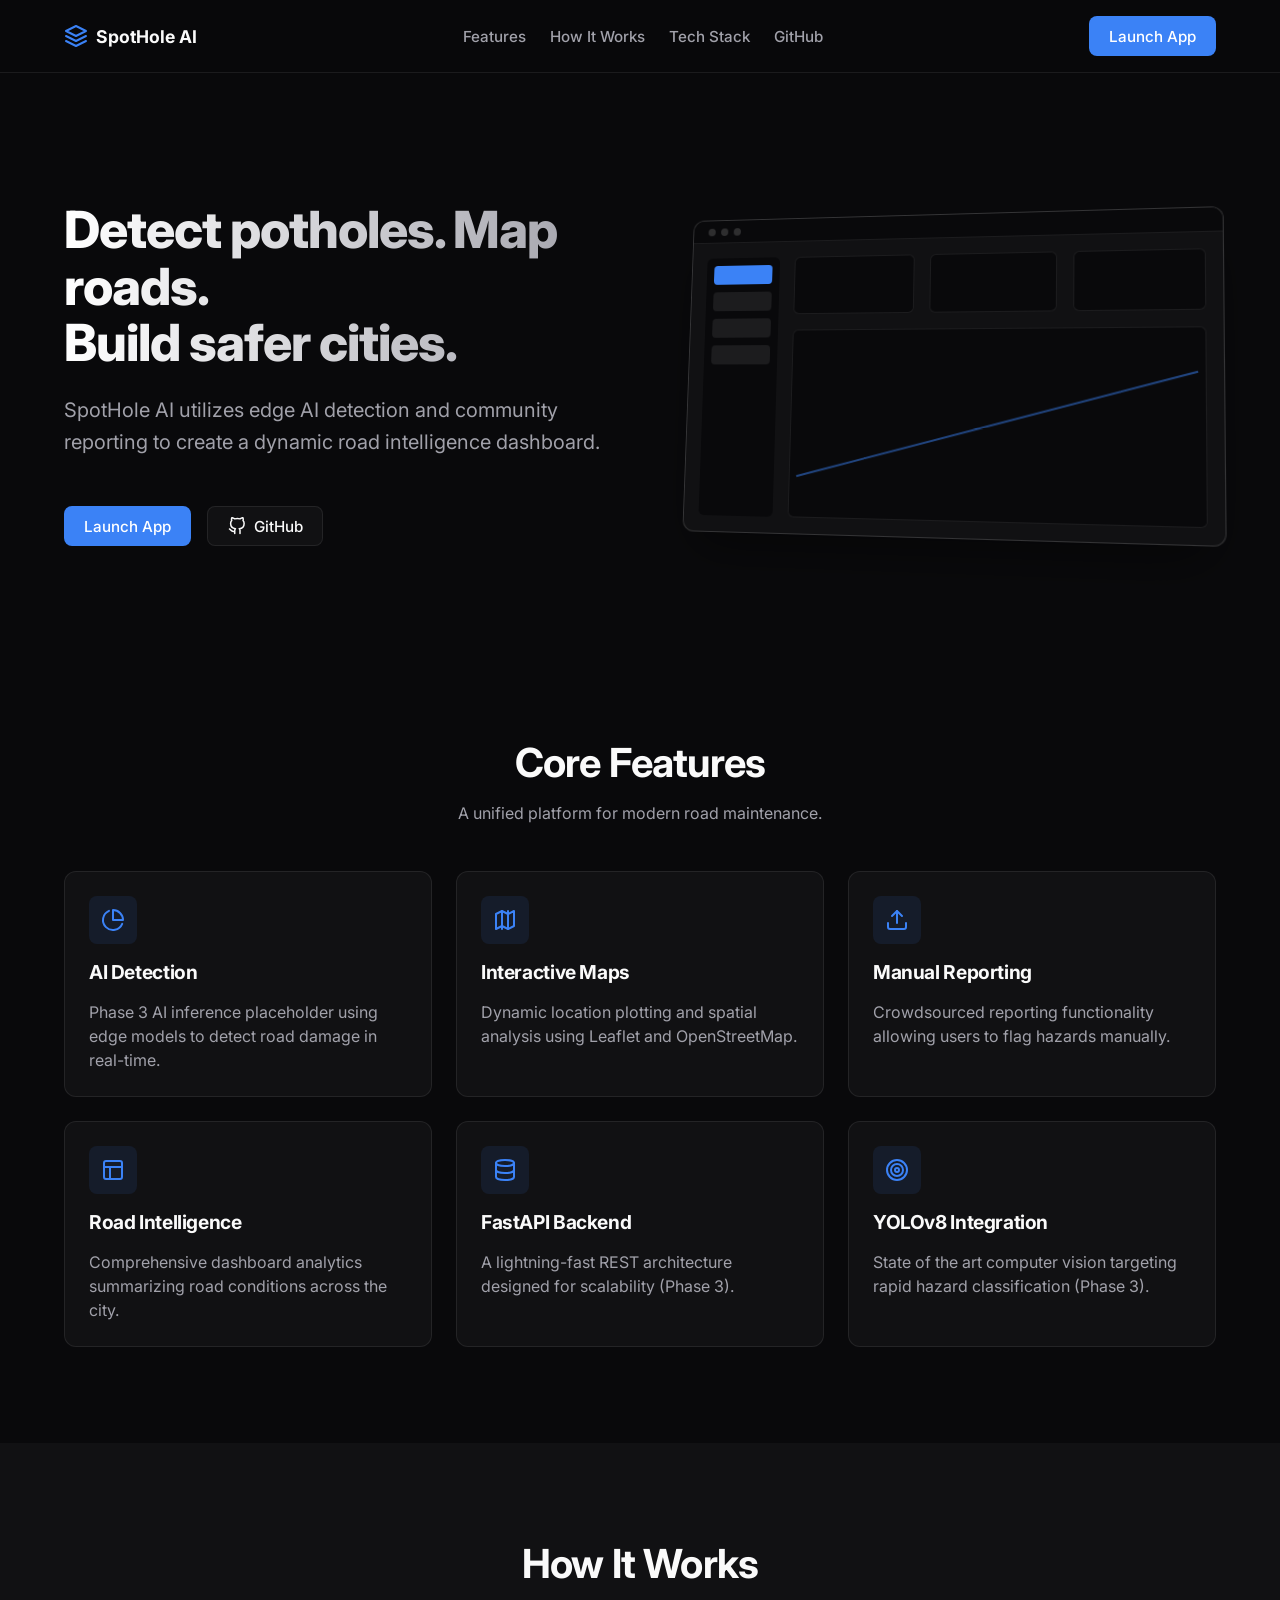
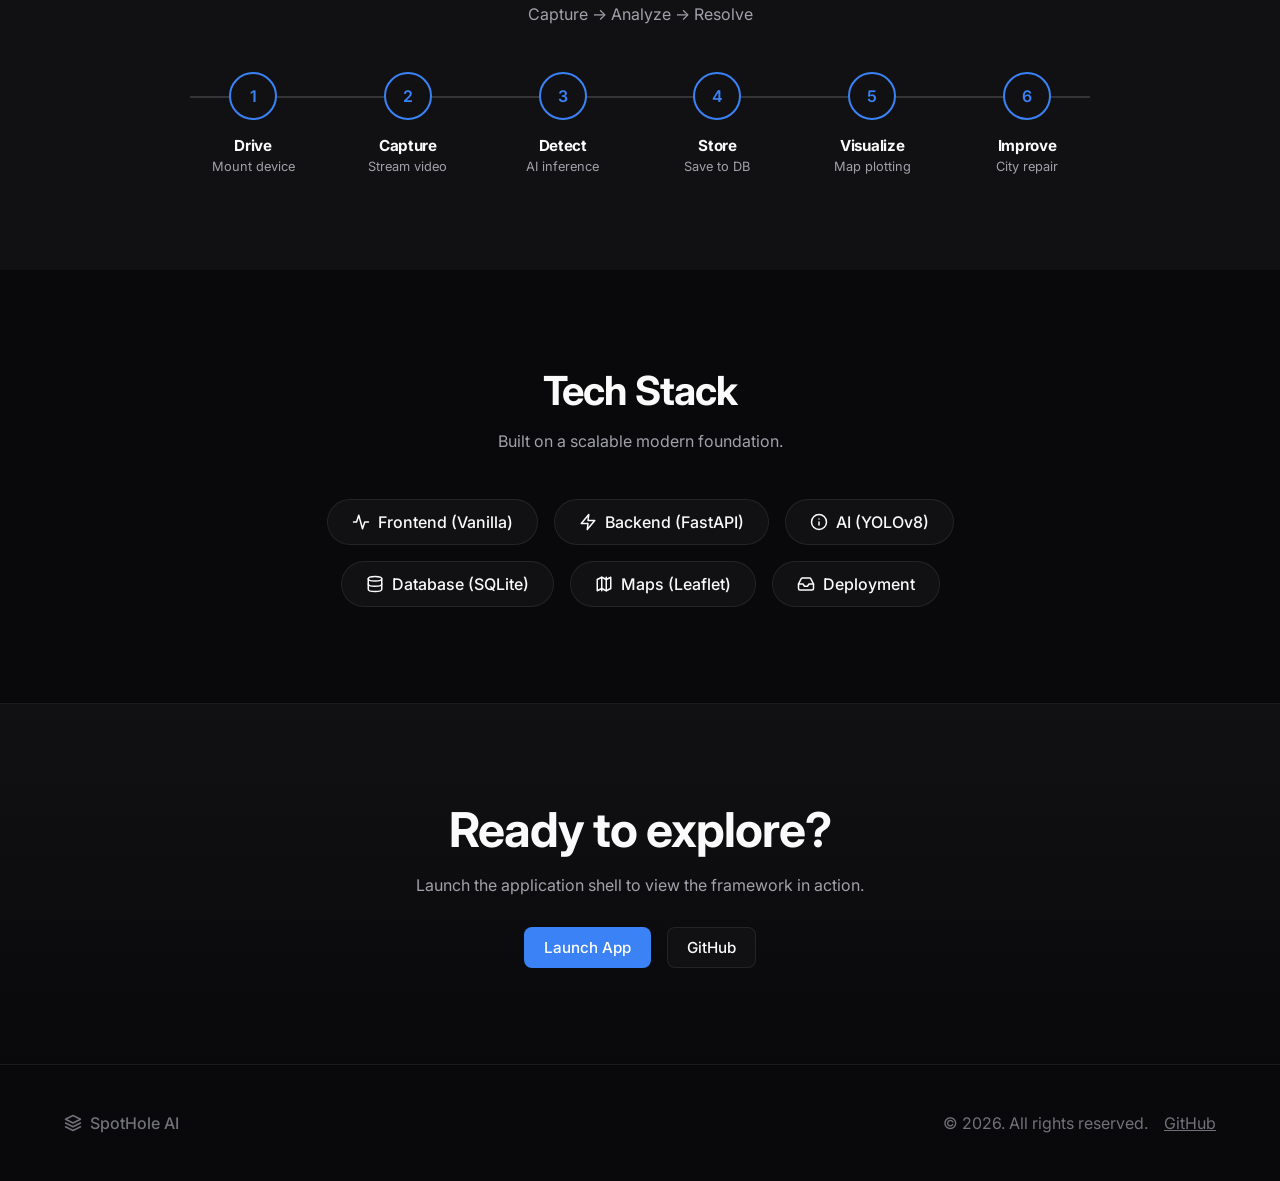
<file: frontend/index.html>
<!DOCTYPE html>
<html lang="en">
<head>
  <meta charset="UTF-8" />
  <meta name="viewport" content="width=device-width, initial-scale=1.0" />
  <title>SpotHole AI | Road Intelligence Platform</title>
  
  <link rel="preconnect" href="https://fonts.googleapis.com">
  <link rel="preconnect" href="https://fonts.gstatic.com" crossorigin>
  <link href="https://fonts.googleapis.com/css2?family=Inter:wght@400;500;600;700;800&display=swap" rel="stylesheet">
  
  <link rel="stylesheet" href="./assets/css/base.css" />
  <link rel="stylesheet" href="./assets/css/landing.css" />
</head>
<body>
  
  <!-- Navbar -->
  <header class="site-header">
    <div class="container">
      <a href="index.html" class="brand">
        <svg width="24" height="24" viewBox="0 0 24 24" fill="none" stroke="currentColor" stroke-width="2" stroke-linecap="round" stroke-linejoin="round" style="color: var(--accent-primary);">
          <path d="M12 2L2 7l10 5 10-5-10-5zM2 17l10 5 10-5M2 12l10 5 10-5"/>
        </svg>
        <span style="font-weight: 700; font-size: 1.1rem; color: var(--text-primary);">SpotHole AI</span>
      </a>
      
      <button class="mobile-menu-btn" aria-label="Toggle menu">
        <svg width="24" height="24" viewBox="0 0 24 24" fill="none" stroke="currentColor" stroke-width="2" stroke-linecap="round" stroke-linejoin="round">
          <line x1="3" y1="12" x2="21" y2="12"></line>
          <line x1="3" y1="6" x2="21" y2="6"></line>
          <line x1="3" y1="18" x2="21" y2="18"></line>
        </svg>
      </button>

      <nav class="site-nav">
        <a href="#features">Features</a>
        <a href="#how-it-works">How It Works</a>
        <a href="#tech-stack">Tech Stack</a>
        <a href="https://github.com" target="_blank" rel="noopener noreferrer">GitHub</a>
      </nav>
      
      <div class="header-actions">
        <a href="app.html" class="btn btn-primary">Launch App</a>
      </div>
    </div>
  </header>

  <main>
    <!-- Hero Section -->
    <section class="hero">
      <div class="container hero-grid">
        <div class="hero-content">
          <h1>Detect potholes. Map roads.<br>Build safer cities.</h1>
          <p>SpotHole AI utilizes edge AI detection and community reporting to create a dynamic road intelligence dashboard.</p>
          <div class="hero-actions">
            <a href="app.html" class="btn btn-primary">Launch App</a>
            <a href="https://github.com" target="_blank" rel="noopener noreferrer" class="btn btn-secondary">
              <svg width="18" height="18" viewBox="0 0 24 24" fill="none" stroke="currentColor" stroke-width="2" stroke-linecap="round" stroke-linejoin="round">
                <path d="M9 19c-5 1.5-5-2.5-7-3m14 6v-3.87a3.37 3.37 0 0 0-.94-2.61c3.14-.35 6.44-1.54 6.44-7A5.44 5.44 0 0 0 20 4.77 5.07 5.07 0 0 0 19.91 1S18.73.65 16 2.48a13.38 13.38 0 0 0-7 0C6.27.65 5.09 1 5.09 1A5.07 5.07 0 0 0 5 4.77a5.44 5.44 0 0 0-1.5 3.78c0 5.42 3.3 6.61 6.44 7A3.37 3.37 0 0 0 9 18.13V22"></path>
              </svg>
              GitHub
            </a>
          </div>
        </div>
        
        <!-- Premium Product Mockup -->
        <div class="mockup-wrapper">
          <div class="mockup-window">
            <div class="mockup-header">
              <span class="mockup-dot"></span>
              <span class="mockup-dot"></span>
              <span class="mockup-dot"></span>
            </div>
            <div class="mockup-body">
              <div class="mockup-sidebar">
                <div class="mockup-sidebar-item" style="background-color: var(--accent-primary);"></div>
                <div class="mockup-sidebar-item"></div>
                <div class="mockup-sidebar-item"></div>
                <div class="mockup-sidebar-item"></div>
              </div>
              <div class="mockup-content">
                <div class="mockup-card-row">
                  <div class="mockup-card"></div>
                  <div class="mockup-card"></div>
                  <div class="mockup-card"></div>
                </div>
                <div class="mockup-main-area">
                  <div class="mockup-map-line"></div>
                </div>
              </div>
            </div>
          </div>
        </div>
      </div>
    </section>

    <!-- Features Section -->
    <section id="features" class="section">
      <div class="container">
        <div class="section-header">
          <h2>Core Features</h2>
          <p class="text-secondary">A unified platform for modern road maintenance.</p>
        </div>
        
        <div class="grid features-grid">
          <article class="card feature-card">
            <div class="feature-icon">
              <svg width="24" height="24" viewBox="0 0 24 24" fill="none" stroke="currentColor" stroke-width="2" stroke-linecap="round" stroke-linejoin="round"><path d="M21.21 15.89A10 10 0 1 1 8 2.83"></path><path d="M22 12A10 10 0 0 0 12 2v10z"></path></svg>
            </div>
            <h3>AI Detection</h3>
            <p>Phase 3 AI inference placeholder using edge models to detect road damage in real-time.</p>
          </article>
          
          <article class="card feature-card">
            <div class="feature-icon">
              <svg width="24" height="24" viewBox="0 0 24 24" fill="none" stroke="currentColor" stroke-width="2" stroke-linecap="round" stroke-linejoin="round"><polygon points="3 6 9 3 15 6 21 3 21 18 15 21 9 18 3 21"></polygon><line x1="9" y1="3" x2="9" y2="21"></line><line x1="15" y1="3" x2="15" y2="21"></line></svg>
            </div>
            <h3>Interactive Maps</h3>
            <p>Dynamic location plotting and spatial analysis using Leaflet and OpenStreetMap.</p>
          </article>
          
          <article class="card feature-card">
            <div class="feature-icon">
              <svg width="24" height="24" viewBox="0 0 24 24" fill="none" stroke="currentColor" stroke-width="2" stroke-linecap="round" stroke-linejoin="round"><path d="M21 15v4a2 2 0 0 1-2 2H5a2 2 0 0 1-2-2v-4"></path><polyline points="17 8 12 3 7 8"></polyline><line x1="12" y1="3" x2="12" y2="15"></line></svg>
            </div>
            <h3>Manual Reporting</h3>
            <p>Crowdsourced reporting functionality allowing users to flag hazards manually.</p>
          </article>
          
          <article class="card feature-card">
            <div class="feature-icon">
              <svg width="24" height="24" viewBox="0 0 24 24" fill="none" stroke="currentColor" stroke-width="2" stroke-linecap="round" stroke-linejoin="round"><rect x="3" y="3" width="18" height="18" rx="2" ry="2"></rect><line x1="3" y1="9" x2="21" y2="9"></line><line x1="9" y1="21" x2="9" y2="9"></line></svg>
            </div>
            <h3>Road Intelligence</h3>
            <p>Comprehensive dashboard analytics summarizing road conditions across the city.</p>
          </article>

          <article class="card feature-card">
            <div class="feature-icon">
              <svg width="24" height="24" viewBox="0 0 24 24" fill="none" stroke="currentColor" stroke-width="2" stroke-linecap="round" stroke-linejoin="round"><ellipse cx="12" cy="5" rx="9" ry="3"></ellipse><path d="M21 12c0 1.66-4 3-9 3s-9-1.34-9-3"></path><path d="M3 5v14c0 1.66 4 3 9 3s9-1.34 9-3V5"></path></svg>
            </div>
            <h3>FastAPI Backend</h3>
            <p>A lightning-fast REST architecture designed for scalability (Phase 3).</p>
          </article>

          <article class="card feature-card">
            <div class="feature-icon">
              <svg width="24" height="24" viewBox="0 0 24 24" fill="none" stroke="currentColor" stroke-width="2" stroke-linecap="round" stroke-linejoin="round"><circle cx="12" cy="12" r="10"></circle><circle cx="12" cy="12" r="6"></circle><circle cx="12" cy="12" r="2"></circle></svg>
            </div>
            <h3>YOLOv8 Integration</h3>
            <p>State of the art computer vision targeting rapid hazard classification (Phase 3).</p>
          </article>
        </div>
      </div>
    </section>

    <!-- How It Works Section -->
    <section id="how-it-works" class="section" style="background-color: var(--bg-surface);">
      <div class="container text-center">
        <div class="section-header">
          <h2>How It Works</h2>
          <p class="text-secondary">Capture -> Analyze -> Resolve</p>
        </div>
        
        <div class="timeline-wrapper">
          <div class="timeline">
            <div class="timeline-step">
              <div class="timeline-dot">1</div>
              <h4>Drive</h4>
              <p>Mount device</p>
            </div>
            <div class="timeline-step">
              <div class="timeline-dot">2</div>
              <h4>Capture</h4>
              <p>Stream video</p>
            </div>
            <div class="timeline-step">
              <div class="timeline-dot">3</div>
              <h4>Detect</h4>
              <p>AI inference</p>
            </div>
            <div class="timeline-step">
              <div class="timeline-dot">4</div>
              <h4>Store</h4>
              <p>Save to DB</p>
            </div>
            <div class="timeline-step">
              <div class="timeline-dot">5</div>
              <h4>Visualize</h4>
              <p>Map plotting</p>
            </div>
            <div class="timeline-step">
              <div class="timeline-dot">6</div>
              <h4>Improve</h4>
              <p>City repair</p>
            </div>
          </div>
        </div>
      </div>
    </section>

    <!-- Tech Stack Section -->
    <section id="tech-stack" class="section">
      <div class="container text-center">
        <div class="section-header">
          <h2>Tech Stack</h2>
          <p class="text-secondary">Built on a scalable modern foundation.</p>
        </div>
        <div class="tech-grid">
          <div class="tech-badge">
            <svg width="18" height="18" viewBox="0 0 24 24" fill="none" stroke="currentColor" stroke-width="2" stroke-linecap="round" stroke-linejoin="round"><path d="M2 12h4l3-9 5 18 3-9h5"/></svg>
            Frontend (Vanilla)
          </div>
          <div class="tech-badge">
            <svg width="18" height="18" viewBox="0 0 24 24" fill="none" stroke="currentColor" stroke-width="2" stroke-linecap="round" stroke-linejoin="round"><path d="M13 2L3 14h9l-1 8 10-12h-9l1-8z"/></svg>
            Backend (FastAPI)
          </div>
          <div class="tech-badge">
            <svg width="18" height="18" viewBox="0 0 24 24" fill="none" stroke="currentColor" stroke-width="2" stroke-linecap="round" stroke-linejoin="round"><circle cx="12" cy="12" r="10"/><path d="M12 16v-4"/><path d="M12 8h.01"/></svg>
            AI (YOLOv8)
          </div>
          <div class="tech-badge">
            <svg width="18" height="18" viewBox="0 0 24 24" fill="none" stroke="currentColor" stroke-width="2" stroke-linecap="round" stroke-linejoin="round"><ellipse cx="12" cy="5" rx="9" ry="3"/><path d="M21 12c0 1.66-4 3-9 3s-9-1.34-9-3"/><path d="M3 5v14c0 1.66 4 3 9 3s9-1.34 9-3V5"/></svg>
            Database (SQLite)
          </div>
          <div class="tech-badge">
            <svg width="18" height="18" viewBox="0 0 24 24" fill="none" stroke="currentColor" stroke-width="2" stroke-linecap="round" stroke-linejoin="round"><polygon points="3 6 9 3 15 6 21 3 21 18 15 21 9 18 3 21"/><line x1="9" y1="3" x2="9" y2="21"/><line x1="15" y1="3" x2="15" y2="21"/></svg>
            Maps (Leaflet)
          </div>
          <div class="tech-badge">
            <svg width="18" height="18" viewBox="0 0 24 24" fill="none" stroke="currentColor" stroke-width="2" stroke-linecap="round" stroke-linejoin="round"><polyline points="22 12 16 12 14 15 10 15 8 12 2 12"/><path d="M5.45 5.11L2 12v6a2 2 0 0 0 2 2h16a2 2 0 0 0 2-2v-6l-3.45-6.89A2 2 0 0 0 16.76 4H7.24a2 2 0 0 0-1.79 1.11z"/></svg>
            Deployment
          </div>
        </div>
      </div>
    </section>

    <!-- CTA Section -->
    <section class="section cta-banner text-center">
      <div class="container cta-content">
        <h2>Ready to explore?</h2>
        <p class="text-secondary" style="margin-bottom: 2rem;">Launch the application shell to view the framework in action.</p>
        <div class="hero-actions" style="justify-content: center;">
          <a href="app.html" class="btn btn-primary">Launch App</a>
          <a href="https://github.com" target="_blank" rel="noopener noreferrer" class="btn btn-secondary">GitHub</a>
        </div>
      </div>
    </section>
  </main>

  <!-- Footer -->
  <footer class="site-footer">
    <div class="container">
      <div class="brand">
        <svg width="18" height="18" viewBox="0 0 24 24" fill="none" stroke="currentColor" stroke-width="2" stroke-linecap="round" stroke-linejoin="round" style="color: var(--text-muted);">
          <path d="M12 2L2 7l10 5 10-5-10-5zM2 17l10 5 10-5M2 12l10 5 10-5"/>
        </svg>
        <span class="text-muted" style="font-weight: 500;">SpotHole AI</span>
      </div>
      <div class="footer-links">
        <span class="text-muted">© 2026. All rights reserved.</span>
        <a href="https://github.com" target="_blank" rel="noopener noreferrer" class="text-muted" style="text-decoration: underline;">GitHub</a>
      </div>
    </div>
  </footer>

  <script type="module" src="./assets/js/landing.js"></script>
</body>
</html>
</file>
<file: frontend/assets/css/base.css>
/* ==========================================================================
   Design System & Tokens (Premium SaaS)
   ========================================================================== */
:root {
  /* Core Colors */
  --bg-primary: #09090B;
  --bg-surface: #111113;
  --bg-surface-hover: #1A1A1D;
  --accent-primary: #3B82F6;
  --accent-hover: #2563EB;
  
  /* Borders */
  --border-subtle: rgba(255, 255, 255, 0.08);
  --border-strong: rgba(255, 255, 255, 0.15);
  
  /* Typography Colors */
  --text-primary: #FAFAFA;
  --text-secondary: #A1A1AA;
  --text-muted: #71717A;
  
  /* Radii & Spacing */
  --radius-sm: 6px;
  --radius-md: 8px;
  --radius-lg: 12px;
  --radius-pill: 999px;
  
  --space-xs: 0.25rem;
  --space-sm: 0.5rem;
  --space-md: 1rem;
  --space-lg: 1.5rem;
  --space-xl: 3rem;
  
  /* Animation */
  --transition-fast: 150ms ease;
  --transition-normal: 250ms ease;
}

/* ==========================================================================
   CSS Reset & Base
   ========================================================================== */
*, *::before, *::after {
  box-sizing: border-box;
}

html {
  scroll-behavior: smooth;
  font-family: 'Inter', system-ui, -apple-system, sans-serif;
  color: var(--text-primary);
  background-color: var(--bg-primary);
}

body {
  margin: 0;
  min-height: 100vh;
  -webkit-font-smoothing: antialiased;
  -moz-osx-font-smoothing: grayscale;
}

a {
  color: inherit;
  text-decoration: none;
  transition: color var(--transition-fast);
}

button, input, textarea, select {
  font: inherit;
}

h1, h2, h3, h4, h5, h6 {
  margin-top: 0;
  color: var(--text-primary);
  letter-spacing: -0.02em;
}

/* ==========================================================================
   Typography Utilities
   ========================================================================== */
.text-muted { color: var(--text-muted); }
.text-secondary { color: var(--text-secondary); }
.text-center { text-align: center; }

/* ==========================================================================
   Component: Buttons
   ========================================================================== */
.btn {
  display: inline-flex;
  align-items: center;
  justify-content: center;
  gap: var(--space-sm);
  padding: 0.6rem 1.2rem;
  font-weight: 500;
  font-size: 0.95rem;
  border-radius: var(--radius-md);
  border: 1px solid transparent;
  cursor: pointer;
  transition: all var(--transition-fast);
}

.btn-primary {
  background-color: var(--accent-primary);
  color: #FFFFFF;
}

.btn-primary:hover {
  background-color: var(--accent-hover);
}

.btn-secondary {
  background-color: var(--bg-surface);
  color: var(--text-primary);
  border-color: var(--border-subtle);
}

.btn-secondary:hover {
  background-color: var(--bg-surface-hover);
  border-color: var(--border-strong);
}

/* ==========================================================================
   Component: Cards
   ========================================================================== */
.card {
  background-color: var(--bg-surface);
  border: 1px solid var(--border-subtle);
  border-radius: var(--radius-lg);
  padding: var(--space-lg);
  transition: border-color var(--transition-normal);
}

.card:hover {
  border-color: var(--border-strong);
}

/* ==========================================================================
   Component: Layout Containers
   ========================================================================== */
.container {
  width: 100%;
  max-width: 1200px;
  margin: 0 auto;
  padding: 0 var(--space-lg);
}

.grid {
  display: grid;
  gap: var(--space-lg);
}

/* responsive helpers can be extended in future phases */
</file>
<file: frontend/assets/css/landing.css>
/* ==========================================================================
   Landing Page Scoped Styles
   ========================================================================== */

/* Navbar */
.site-header {
  position: sticky;
  top: 0;
  z-index: 50;
  background-color: rgba(9, 9, 11, 0.85);
  backdrop-filter: blur(12px);
  border-bottom: 1px solid var(--border-subtle);
  padding: var(--space-md) 0;
}

.site-header .container {
  display: flex;
  justify-content: space-between;
  align-items: center;
}

.brand {
  display: flex;
  align-items: center;
  gap: var(--space-sm);
}

.site-nav {
  display: flex;
  gap: var(--space-lg);
  align-items: center;
}

.site-nav a {
  font-size: 0.95rem;
  color: var(--text-secondary);
  font-weight: 500;
}

.site-nav a:hover {
  color: var(--text-primary);
}

.mobile-menu-btn {
  display: none;
  background: none;
  border: none;
  color: var(--text-primary);
  cursor: pointer;
  padding: var(--space-xs);
}

/* Sections */
.section {
  padding: 6rem 0;
}

.section-header {
  text-align: center;
  max-width: 600px;
  margin: 0 auto var(--space-xl);
}

.section-header h2 {
  font-size: 2.5rem;
  margin-bottom: var(--space-sm);
}

/* Hero Section */
.hero {
  padding: 8rem 0 6rem;
  overflow: hidden;
}

.hero-grid {
  display: grid;
  grid-template-columns: 1fr 1fr;
  gap: 4rem;
  align-items: center;
}

.hero-content {
  text-align: left;
}

.hero-content h1 {
  font-size: clamp(2.5rem, 4vw, 4.5rem);
  line-height: 1.1;
  font-weight: 800;
  margin-bottom: var(--space-lg);
  background: linear-gradient(to right, #FFFFFF, #A1A1AA);
  -webkit-background-clip: text;
  -webkit-text-fill-color: transparent;
}

.hero-content p {
  font-size: 1.25rem;
  color: var(--text-secondary);
  margin-bottom: var(--space-xl);
  line-height: 1.6;
}

.hero-actions {
  display: flex;
  gap: var(--space-md);
}

/* Hero Mockup (CSS only) */
.mockup-wrapper {
  position: relative;
  perspective: 1000px;
}

.mockup-window {
  background-color: var(--bg-surface);
  border: 1px solid var(--border-strong);
  border-radius: var(--radius-lg);
  box-shadow: 0 25px 50px -12px rgba(0, 0, 0, 0.5);
  overflow: hidden;
  transform: rotateY(-10deg) rotateX(5deg);
  transition: transform var(--transition-normal);
}

.mockup-window:hover {
  transform: rotateY(-5deg) rotateX(2deg);
}

.mockup-header {
  height: 24px;
  background-color: var(--bg-primary);
  border-bottom: 1px solid var(--border-subtle);
  display: flex;
  align-items: center;
  padding: 0 var(--space-md);
  gap: 6px;
}

.mockup-dot {
  width: 8px;
  height: 8px;
  border-radius: 50%;
  background-color: var(--border-strong);
}

.mockup-body {
  padding: var(--space-md);
  display: grid;
  grid-template-columns: 80px 1fr;
  gap: var(--space-md);
  height: 300px;
}

.mockup-sidebar {
  background-color: var(--bg-primary);
  border-radius: var(--radius-sm);
  display: flex;
  flex-direction: column;
  gap: var(--space-sm);
  padding: var(--space-sm);
}

.mockup-sidebar-item {
  height: 20px;
  background-color: var(--border-subtle);
  border-radius: 4px;
}

.mockup-content {
  display: flex;
  flex-direction: column;
  gap: var(--space-md);
}

.mockup-card-row {
  display: grid;
  grid-template-columns: 1fr 1fr 1fr;
  gap: var(--space-md);
}

.mockup-card {
  height: 60px;
  background-color: var(--bg-primary);
  border-radius: var(--radius-sm);
  border: 1px solid var(--border-subtle);
}

.mockup-main-area {
  flex: 1;
  background-color: var(--bg-primary);
  border-radius: var(--radius-sm);
  border: 1px solid var(--border-subtle);
  position: relative;
  overflow: hidden;
}

.mockup-map-line {
  position: absolute;
  top: 50%;
  left: 0;
  width: 100%;
  height: 2px;
  background-color: var(--accent-primary);
  transform: rotate(-15deg);
  opacity: 0.5;
}

/* Features Grid */
.features-grid {
  grid-template-columns: repeat(3, 1fr);
}

.feature-card {
  display: flex;
  flex-direction: column;
  gap: var(--space-md);
}

.feature-icon {
  width: 48px;
  height: 48px;
  border-radius: var(--radius-md);
  background-color: rgba(59, 130, 246, 0.1);
  color: var(--accent-primary);
  display: flex;
  align-items: center;
  justify-content: center;
}

.feature-card h3 {
  font-size: 1.2rem;
  margin: 0;
}

.feature-card p {
  color: var(--text-secondary);
  line-height: 1.5;
  margin: 0;
}

/* How It Works (Timeline) */
.timeline-wrapper {
  max-width: 900px;
  margin: 0 auto;
}

.timeline {
  display: flex;
  justify-content: space-between;
  align-items: flex-start;
  position: relative;
}

.timeline::before {
  content: '';
  position: absolute;
  top: 24px;
  left: 0;
  right: 0;
  height: 2px;
  background-color: var(--border-strong);
  z-index: 0;
}

.timeline-step {
  display: flex;
  flex-direction: column;
  align-items: center;
  position: relative;
  z-index: 1;
  width: 14%;
  text-align: center;
}

.timeline-dot {
  width: 48px;
  height: 48px;
  border-radius: 50%;
  background-color: var(--bg-surface);
  border: 2px solid var(--accent-primary);
  display: flex;
  align-items: center;
  justify-content: center;
  color: var(--accent-primary);
  font-weight: 600;
  margin-bottom: var(--space-md);
}

.timeline-step h4 {
  font-size: 0.95rem;
  margin-bottom: var(--space-xs);
}

.timeline-step p {
  font-size: 0.8rem;
  color: var(--text-secondary);
  margin: 0;
}

/* Tech Stack Badges */
.tech-grid {
  display: flex;
  flex-wrap: wrap;
  justify-content: center;
  gap: var(--space-md);
  max-width: 800px;
  margin: 0 auto;
}

.tech-badge {
  display: flex;
  align-items: center;
  gap: var(--space-sm);
  padding: 0.75rem 1.5rem;
  background-color: var(--bg-surface);
  border: 1px solid var(--border-subtle);
  border-radius: var(--radius-pill);
  font-weight: 500;
  color: var(--text-primary);
  transition: all var(--transition-fast);
}

.tech-badge:hover {
  background-color: var(--bg-surface-hover);
  border-color: var(--border-strong);
  transform: translateY(-2px);
}

/* CTA Banner */
.cta-banner {
  background: linear-gradient(to bottom, var(--bg-surface), var(--bg-primary));
  border-top: 1px solid var(--border-subtle);
}

.cta-content {
  max-width: 600px;
  margin: 0 auto;
}

.cta-content h2 {
  font-size: 3rem;
  margin-bottom: var(--space-md);
}

/* Footer */
.site-footer {
  border-top: 1px solid var(--border-subtle);
  padding: var(--space-xl) 0;
  background-color: var(--bg-primary);
}

.site-footer .container {
  display: flex;
  justify-content: space-between;
  align-items: center;
}

.footer-links {
  display: flex;
  gap: var(--space-md);
}

/* Responsive Styles */
@media (max-width: 1024px) {
  .features-grid {
    grid-template-columns: repeat(2, 1fr);
  }
}

@media (max-width: 768px) {
  .site-nav {
    display: none; /* Hide default nav on mobile */
    position: absolute;
    top: 100%;
    left: 0;
    right: 0;
    background-color: var(--bg-surface);
    border-bottom: 1px solid var(--border-subtle);
    flex-direction: column;
    padding: var(--space-md);
    text-align: center;
  }
  
  .site-nav.active {
    display: flex;
  }
  
  .mobile-menu-btn {
    display: block;
  }
  
  .header-actions {
    display: none; /* Hide button in header on mobile */
  }

  .hero-grid {
    grid-template-columns: 1fr;
    text-align: center;
  }
  
  .hero-content {
    text-align: center;
  }
  
  .hero-actions {
    justify-content: center;
  }
  
  .mockup-window {
    transform: none; /* Flatten 3D on mobile */
  }

  .features-grid {
    grid-template-columns: 1fr;
  }
  
  .timeline {
    flex-direction: column;
    align-items: flex-start;
    gap: var(--space-lg);
  }
  
  .timeline::before {
    top: 0;
    bottom: 0;
    left: 24px;
    width: 2px;
    height: auto;
  }
  
  .timeline-step {
    width: 100%;
    flex-direction: row;
    text-align: left;
    gap: var(--space-md);
  }
  
  .timeline-dot {
    margin-bottom: 0;
  }
  
  .site-footer .container {
    flex-direction: column;
    gap: var(--space-md);
  }
}
</file>
